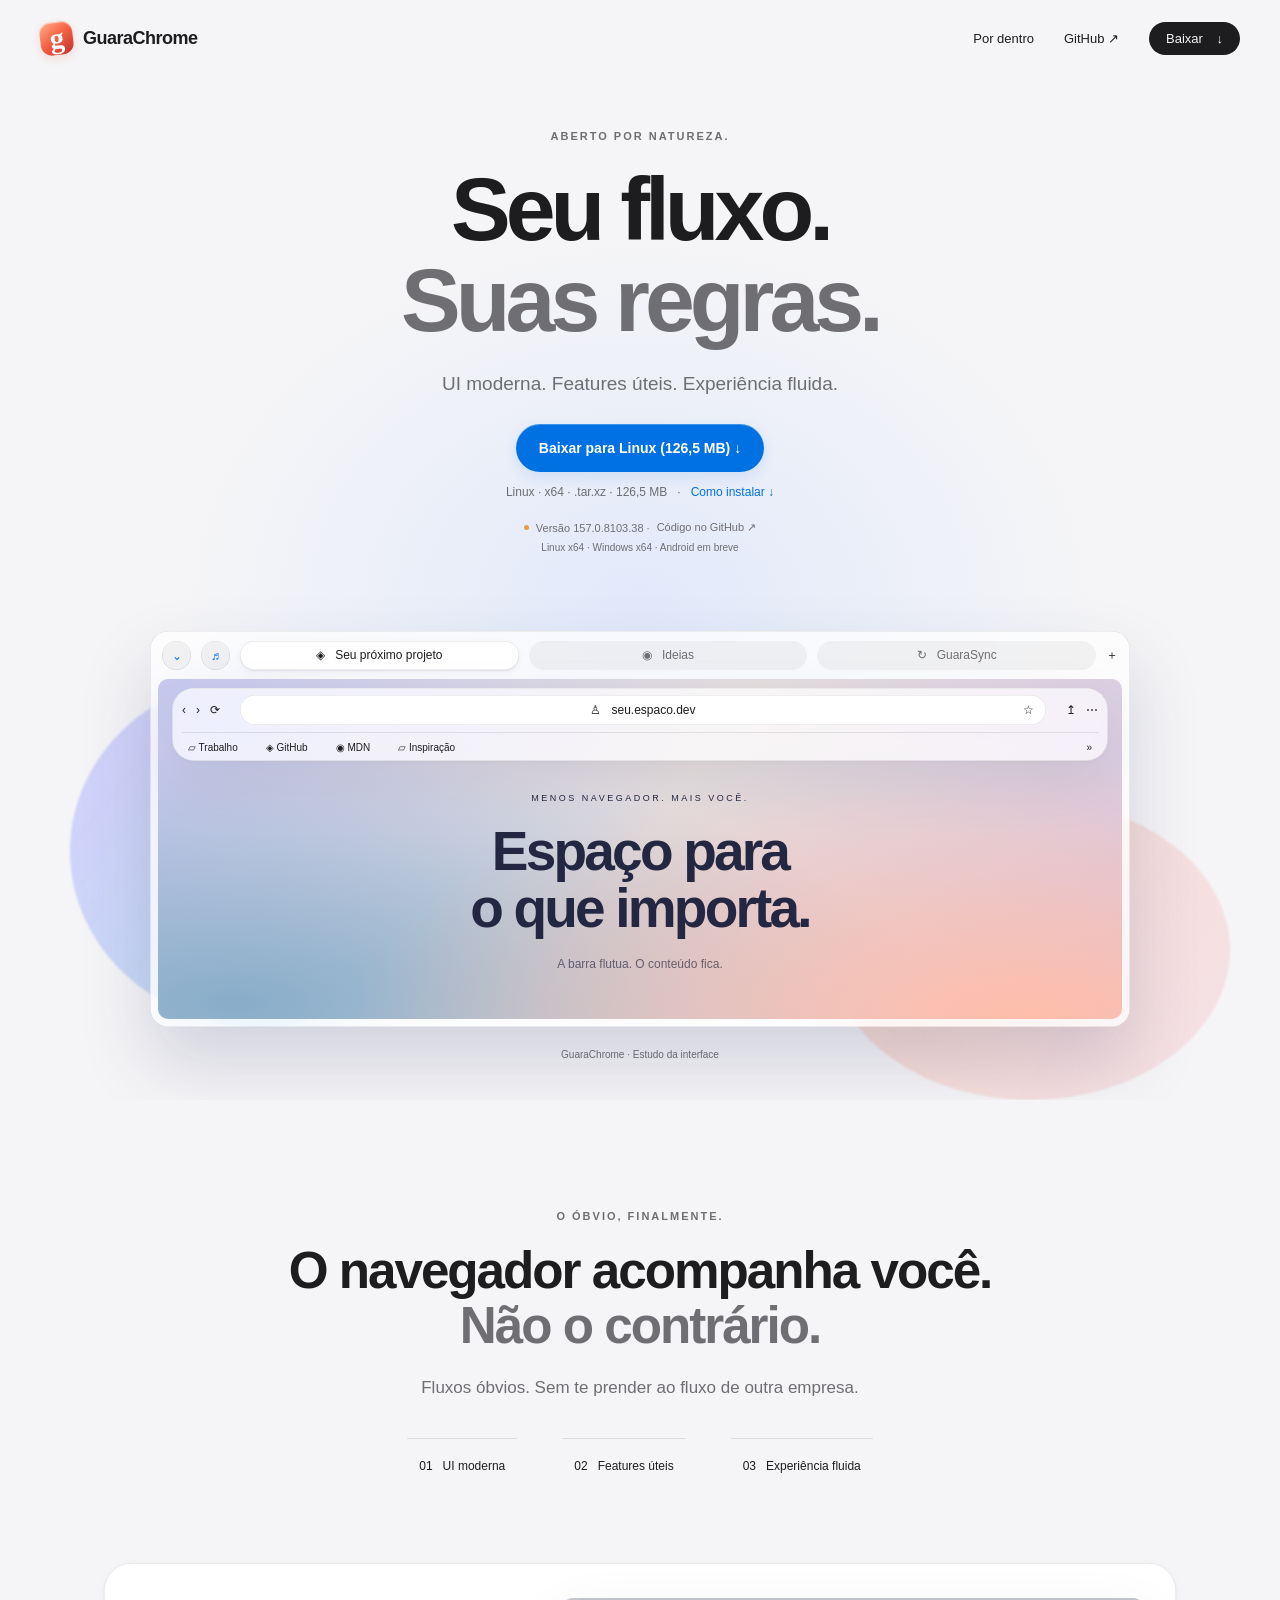
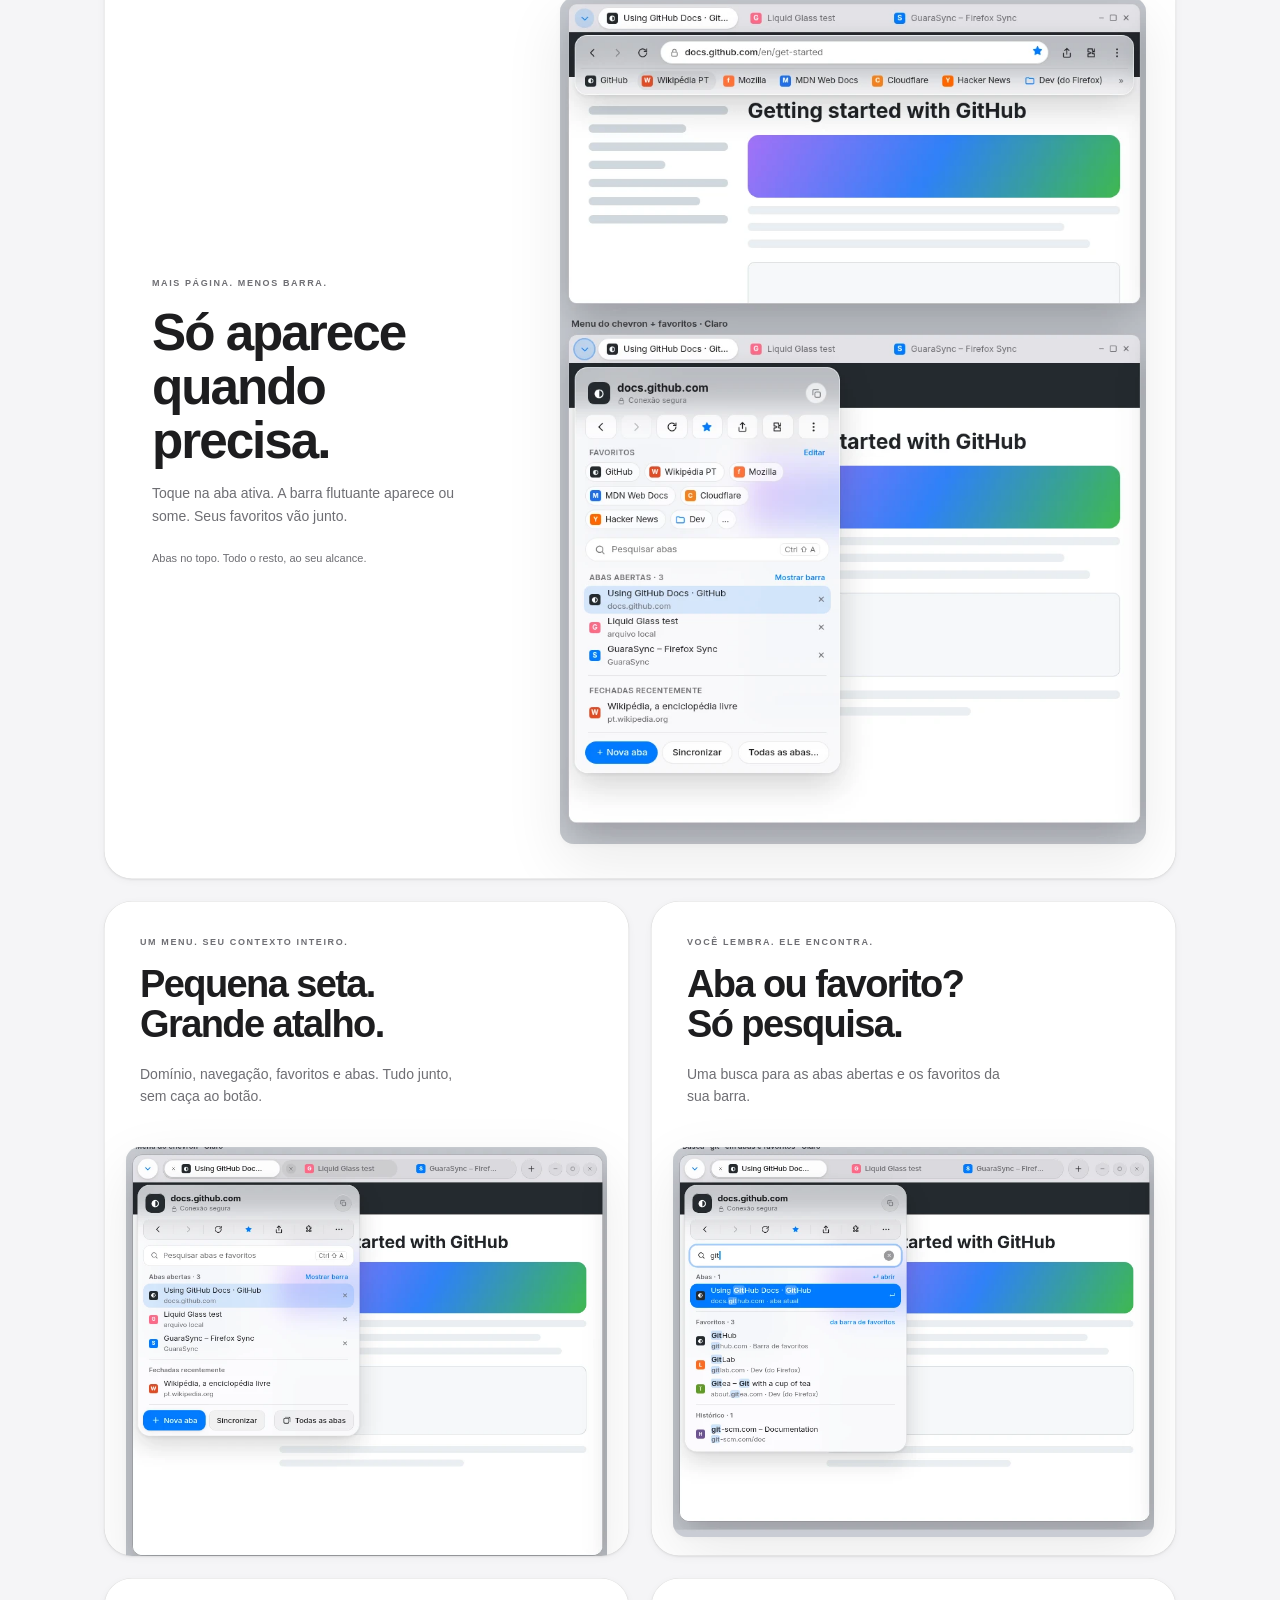
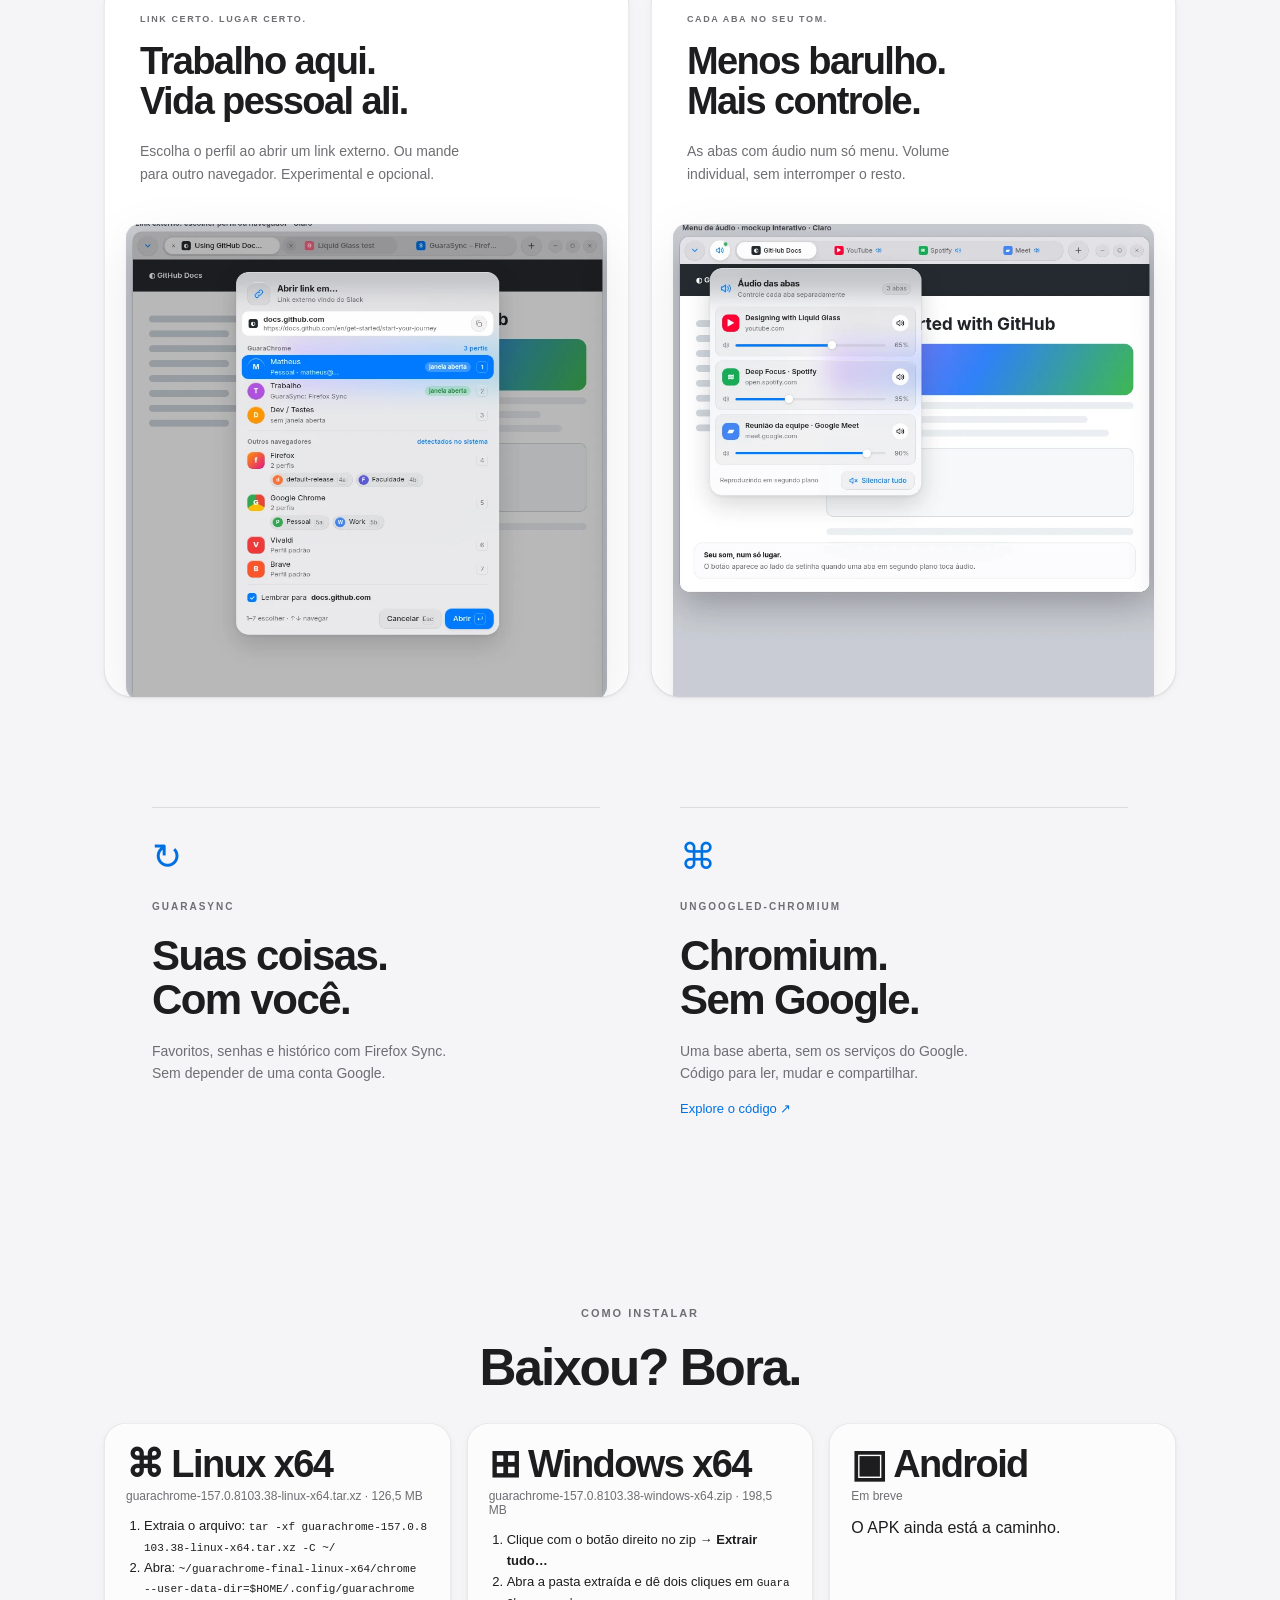
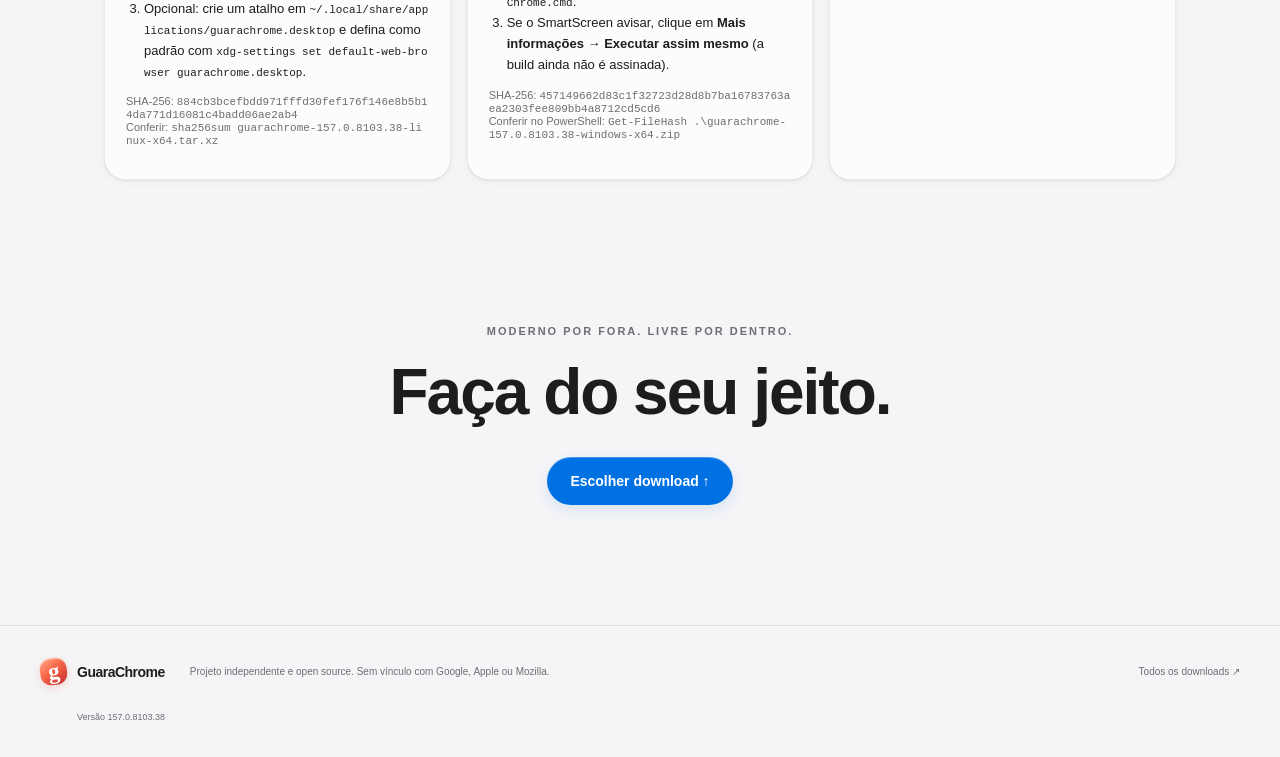
<file: index.html>
<!doctype html>
<html lang="pt-BR"><head><meta charset="utf-8"><meta name="viewport" content="width=device-width,initial-scale=1"><meta name="description" content="GuaraChrome. UI moderna, features úteis e uma experiência fluida. Um navegador aberto, baseado em ungoogled-chromium."><meta name="theme-color" content="#f5f5f7"><title>GuaraChrome — Seu fluxo. Suas regras.</title><link rel="stylesheet" href="style.css"><script defer src="app.js"></script></head>
<body><a class="skip" href="#main">Pular para o conteúdo</a><header class="nav"><a class="brand" href="index.html"><span class="logo" aria-hidden="true">g</span>GuaraChrome</a><nav aria-label="Principal"><a href="#features">Por dentro</a><a data-github href="https://github.com/mdf-leon/Tempbrowse">GitHub ↗</a><a class="nav-download" href="#download">Baixar <span>↓</span></a></nav></header>
<main id="main"><section class="hero" id="download"><div class="hero-glow" aria-hidden="true"></div><div class="hero-copy"><p class="eyebrow">ABERTO POR NATUREZA.</p><h1>Seu fluxo.<br><span>Suas regras.</span></h1><p class="intro">UI moderna. Features úteis. Experiência fluida.</p><div class="downloads" id="downloads" aria-live="polite"><a class="button primary" download href="https://github.com/mdf-leon/Tempbrowse/releases/latest/download/guarachrome-157.0.8103.38-linux-x64.tar.xz">Baixar para Linux (126,5 MB) ↓</a><a class="button" download href="https://github.com/mdf-leon/Tempbrowse/releases/latest/download/guarachrome-157.0.8103.38-windows-x64.zip">Baixar para Windows (198,5 MB) ↓</a></div><div class="download-meta"><span id="platform">Escolha seu sistema</span><span>·</span><a href="#instalar">Como instalar ↓</a></div><p class="release"><span class="status-dot"></span> Versão 157.0.8103.38 · <a data-github href="https://github.com/mdf-leon/Tempbrowse">Código no GitHub ↗</a></p><p class="preview-note">Linux x64 · Windows x64 · Android em breve</p></div>
<div class="browser-scene" aria-label="Ilustração da interface GuaraChrome"><div class="orb orb-one"></div><div class="orb orb-two"></div><div class="demo-browser"><div class="demo-tabs"><span class="demo-chevron">⌄</span><span class="demo-speaker">♬</span><span class="demo-tab active">◈ &nbsp; Seu próximo projeto</span><span class="demo-tab">◉ &nbsp; Ideias</span><span class="demo-tab">↻ &nbsp; GuaraSync</span><span>＋</span></div><div class="demo-toolbar"><div class="toolbar-row"><span>‹ &nbsp; › &nbsp; ⟳</span><span class="address">♙ &nbsp; seu.espaco.dev <span>☆</span></span><span>↥ &nbsp; ⋯</span></div><div class="demo-favorites"><span>▱ Trabalho</span><span>◈ GitHub</span><span>◉ MDN</span><span>▱ Inspiração</span><span>»</span></div></div><div class="demo-content"><span class="tiny-label">MENOS NAVEGADOR. MAIS VOCÊ.</span><strong>Espaço para<br>o que importa.</strong><div class="demo-caption">A barra flutua. O conteúdo fica.</div></div></div><span class="scene-caption">GuaraChrome · Estudo da interface</span></div></section>
<section class="manifesto section" id="features"><p class="eyebrow">O ÓBVIO, FINALMENTE.</p><h2>O navegador acompanha você.<br><span>Não o contrário.</span></h2><p>Fluxos óbvios. Sem te prender ao fluxo de outra empresa.</p><div class="pillars"><span>01 &nbsp; UI moderna</span><span>02 &nbsp; Features úteis</span><span>03 &nbsp; Experiência fluida</span></div></section>
<section class="feature-grid section"><article class="feature wide reveal"><div class="feature-text"><p class="eyebrow">MAIS PÁGINA. MENOS BARRA.</p><h2>Só aparece<br>quando precisa.</h2><p>Toque na aba ativa. A barra flutuante aparece ou some. Seus favoritos vão junto.</p><span class="micro">Abas no topo. Todo o resto, ao seu alcance.</span></div><picture><source media="(prefers-color-scheme: dark)" srcset="assets/bookmarks-dark.webp"><img src="assets/bookmarks-light.webp" alt="Barra flutuante com favoritos e menu de abas com a mesma lista de favoritos" loading="lazy"></picture></article>
<article class="feature reveal"><div class="feature-text"><p class="eyebrow">UM MENU. SEU CONTEXTO INTEIRO.</p><h3>Pequena seta.<br>Grande atalho.</h3><p>Domínio, navegação, favoritos e abas. Tudo junto, sem caça ao botão.</p></div><picture><source media="(prefers-color-scheme: dark)" srcset="assets/menu-dark.webp"><img src="assets/menu-light.webp" alt="Menu de abas com domínio, navegação e abas recentes" loading="lazy"></picture></article>
<article class="feature reveal"><div class="feature-text"><p class="eyebrow">VOCÊ LEMBRA. ELE ENCONTRA.</p><h3>Aba ou favorito?<br>Só pesquisa.</h3><p>Uma busca para as abas abertas e os favoritos da sua barra.</p></div><picture><source media="(prefers-color-scheme: dark)" srcset="assets/search-dark.webp"><img src="assets/search-light.webp" alt="Busca unificada com resultados de abas e favoritos" loading="lazy"></picture></article>
<article class="feature reveal"><div class="feature-text"><p class="eyebrow">LINK CERTO. LUGAR CERTO.</p><h3>Trabalho aqui.<br>Vida pessoal ali.</h3><p>Escolha o perfil ao abrir um link externo. Ou mande para outro navegador. Experimental e opcional.</p></div><picture><source media="(prefers-color-scheme: dark)" srcset="assets/profiles-dark.webp"><img src="assets/profiles-light.webp" alt="Seletor de perfis e outros navegadores para abrir um link externo" loading="lazy"></picture></article>
<article class="feature reveal"><div class="feature-text"><p class="eyebrow">CADA ABA NO SEU TOM.</p><h3>Menos barulho.<br>Mais controle.</h3><p>As abas com áudio num só menu. Volume individual, sem interromper o resto.</p></div><picture><source media="(prefers-color-scheme: dark)" srcset="assets/audio-dark.webp"><img src="assets/audio-light.webp" alt="Menu de abas com áudio e controles de volume individuais" loading="lazy"></picture></article></section>
<section class="freedom section reveal"><div><div class="symbol">↻</div><p class="eyebrow">GUARASYNC</p><h3>Suas coisas.<br>Com você.</h3><p>Favoritos, senhas e histórico com Firefox Sync.<br>Sem depender de uma conta Google.</p></div><div><div class="symbol">⌘</div><p class="eyebrow">UNGOOGLED-CHROMIUM</p><h3>Chromium.<br>Sem Google.</h3><p>Uma base aberta, sem os serviços do Google.<br>Código para ler, mudar e compartilhar.</p><a class="text-link" data-github href="https://github.com/mdf-leon/Tempbrowse">Explore o código ↗</a></div></section>
<section class="section tutorials reveal" id="instalar"><p class="eyebrow">COMO INSTALAR</p><h2>Baixou? Bora.</h2>
<div class="tut-grid">
<article class="tut"><h3>⌘ Linux x64</h3><p class="dim">guarachrome-157.0.8103.38-linux-x64.tar.xz · 126,5 MB</p><ol>
<li>Extraia o arquivo: <code>tar -xf guarachrome-157.0.8103.38-linux-x64.tar.xz -C ~/</code></li>
<li>Abra: <code>~/guarachrome-final-linux-x64/chrome --user-data-dir=$HOME/.config/guarachrome</code></li>
<li>Opcional: crie um atalho em <code>~/.local/share/applications/guarachrome.desktop</code> e defina como padrão com <code>xdg-settings set default-web-browser guarachrome.desktop</code>.</li></ol>
<p class="sha">SHA-256: <code>884cb3bcefbdd971fffd30fef176f146e8b5b14da771d16081c4badd06ae2ab4</code><br>Conferir: <code>sha256sum guarachrome-157.0.8103.38-linux-x64.tar.xz</code></p></article>
<article class="tut"><h3>⊞ Windows x64</h3><p class="dim">guarachrome-157.0.8103.38-windows-x64.zip · 198,5 MB</p><ol>
<li>Clique com o botão direito no zip → <b>Extrair tudo…</b></li>
<li>Abra a pasta extraída e dê dois cliques em <code>GuaraChrome.cmd</code>.</li>
<li>Se o SmartScreen avisar, clique em <b>Mais informações → Executar assim mesmo</b> (a build ainda não é assinada).</li></ol>
<p class="sha">SHA-256: <code>457149662d83c1f32723d28d8b7ba16783763aea2303fee809bb4a8712cd5cd6</code><br>Conferir no PowerShell: <code>Get-FileHash .\guarachrome-157.0.8103.38-windows-x64.zip</code></p></article>
<article class="tut"><h3>▣ Android</h3><p class="dim">Em breve</p><p>O APK ainda está a caminho.</p></article>
</div></section>
<section class="closing section"><p class="eyebrow">MODERNO POR FORA. LIVRE POR DENTRO.</p><h2>Faça do seu jeito.</h2><a class="button primary" href="#download">Escolher download ↑</a></section></main>
<footer><a class="brand" href="index.html"><span class="logo small" aria-hidden="true">g</span>GuaraChrome</a><p>Projeto independente e open source. Sem vínculo com Google, Apple ou Mozilla.</p><a href="other.html">Todos os downloads ↗</a><span>Versão 157.0.8103.38</span></footer></body></html>
</file>
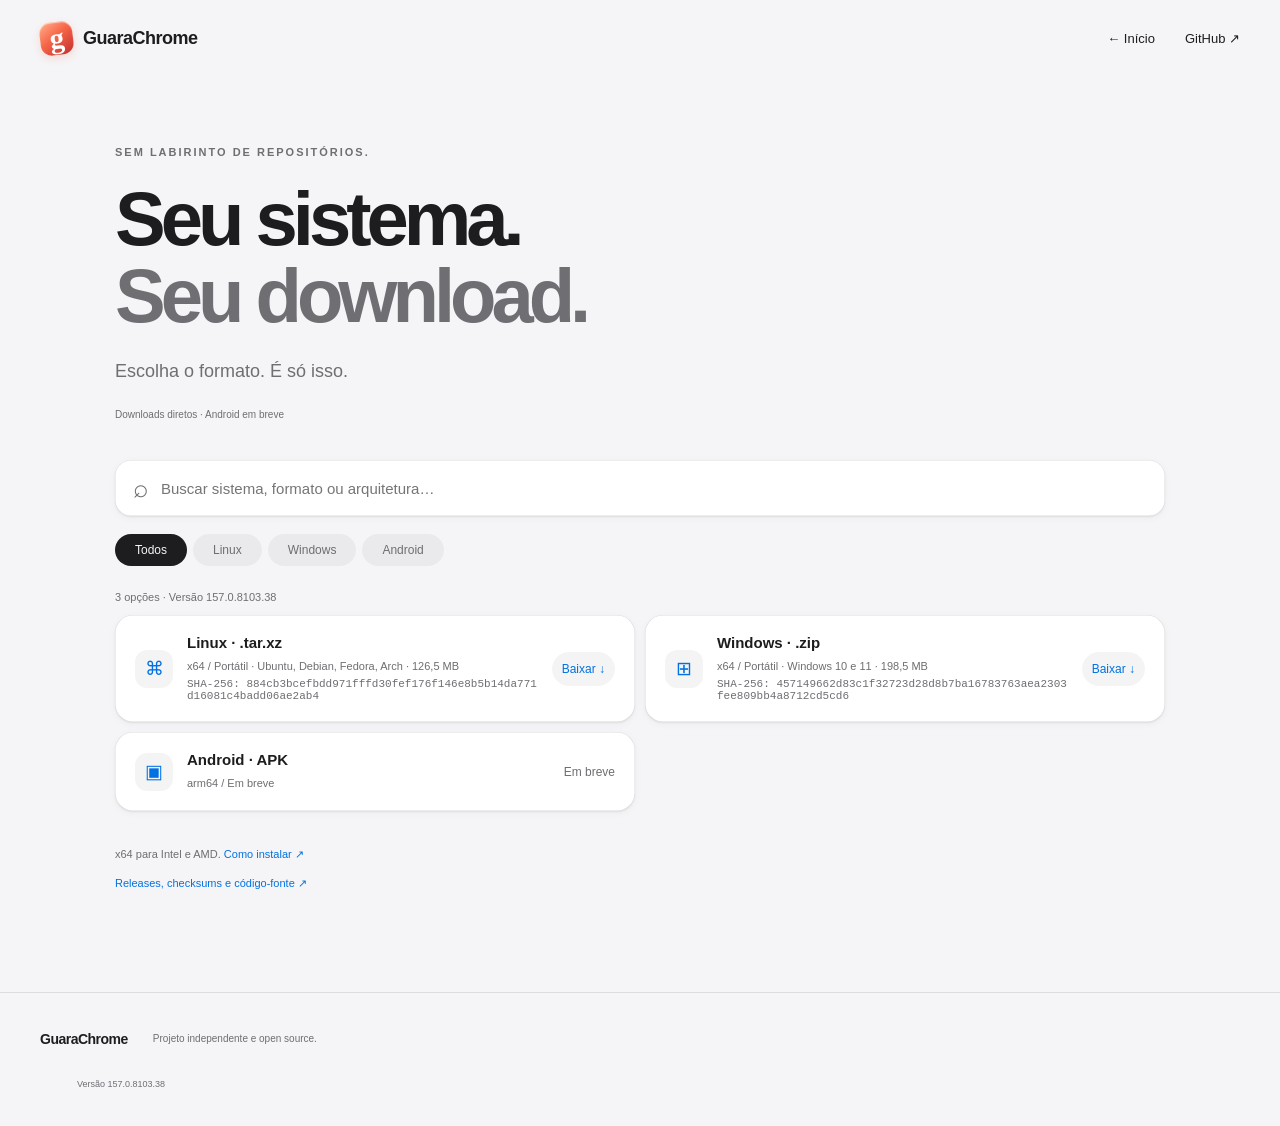
<file: other.html>
<!doctype html><html lang="pt-BR"><head><meta charset="utf-8"><meta name="viewport" content="width=device-width,initial-scale=1"><meta name="description" content="Downloads do GuaraChrome para Linux e Windows."><title>Downloads — GuaraChrome</title><link rel="stylesheet" href="style.css"><script defer src="app.js"></script></head><body><a class="skip" href="#main">Pular para o conteúdo</a><header class="nav"><a class="brand" href="index.html"><span class="logo" aria-hidden="true">g</span>GuaraChrome</a><nav><a href="index.html">← Início</a><a data-github href="https://github.com/mdf-leon/Tempbrowse">GitHub ↗</a></nav></header><main id="main" class="all-downloads section"><p class="eyebrow">SEM LABIRINTO DE REPOSITÓRIOS.</p><h1>Seu sistema.<br><span>Seu download.</span></h1><p class="intro">Escolha o formato. É só isso.</p><p class="preview-note">Downloads diretos · Android em breve</p><div class="filter-bar"><label class="search-label" for="build-search">⌕<input id="build-search" type="search" placeholder="Buscar sistema, formato ou arquitetura…" autocomplete="off"></label><div class="filters" aria-label="Filtrar por sistema"><button type="button" class="selected" data-filter="all" aria-pressed="true">Todos</button><button type="button" data-filter="linux" aria-pressed="false">Linux</button><button type="button" data-filter="windows" aria-pressed="false">Windows</button><button type="button" data-filter="android" aria-pressed="false">Android</button></div></div><p class="result-count" id="result-count" aria-live="polite"></p><div id="build-list" class="build-list"></div><p id="no-results" hidden>Nenhum resultado. Tente “Linux” ou “Windows”.</p><noscript>Ative o JavaScript para filtrar os downloads. <a href="https://github.com/mdf-leon/Tempbrowse/releases">Ver releases no GitHub</a>.</noscript><div class="download-footnote"><p>x64 para Intel e AMD. <a href="index.html#instalar">Como instalar ↗</a></p><a data-releases href="https://github.com/mdf-leon/Tempbrowse/releases">Releases, checksums e código-fonte ↗</a></div></main><footer><a class="brand" href="index.html">GuaraChrome</a><p>Projeto independente e open source.</p><span>Versão 157.0.8103.38</span></footer></body></html>
</file>
<file: style.css>
:root{color-scheme:light dark;--bg:#f5f5f7;--surface:rgba(255,255,255,.7);--solid:#fff;--text:#1d1d1f;--dim:#6e6e73;--accent:#0071e3;--line:rgba(0,0,0,.1);--fill:rgba(0,0,0,.045);--rim:inset 0 0 0 .5px rgba(0,0,0,.14),inset 0 1px 0 rgba(255,255,255,.75);--e1:0 1px 2px #00000012,0 2px 8px #0000000a;--e2:0 2px 6px #00000008,0 20px 60px #00000014}
*{box-sizing:border-box}html{scroll-behavior:smooth;scroll-padding-top:90px}body{margin:0;background:var(--bg);color:var(--text);font-family:-apple-system,BlinkMacSystemFont,"Segoe UI",Inter,Arial,sans-serif;-webkit-font-smoothing:antialiased}a{color:inherit;text-decoration:none}a:hover{text-decoration:underline;text-underline-offset:4px}button,input{font:inherit}a,button,input{-webkit-tap-highlight-color:transparent}a:focus-visible,button:focus-visible,input:focus-visible{outline:3px solid #1686ef;outline-offset:5px}button{cursor:pointer}.skip{position:fixed;top:-100px;left:20px;background:var(--solid);padding:15px;z-index:99}.skip:focus{top:15px}.nav{height:76px;display:flex;align-items:center;justify-content:space-between;max-width:1280px;margin:auto;padding:0 40px;position:relative;z-index:5}.brand{display:flex;align-items:center;gap:10px;font-size:18px;font-weight:650;letter-spacing:-.5px}.logo{display:grid;place-items:center;width:33px;height:33px;border-radius:11px;background:linear-gradient(145deg,#ffb08d,#f76548 45%,#c12e2e);color:white;font-size:29px;line-height:1;font-weight:750;font-family:Georgia,serif;box-shadow:inset 0 1px 1px #ffffff90,0 3px 10px #f7654830;transform:rotate(-7deg)}.small{width:27px;height:27px;font-size:23px}.nav nav{display:flex;align-items:center;gap:30px;font-size:13px}.nav-download{background:var(--text);color:var(--bg);padding:9px 17px;border-radius:20px}.nav-download span{margin-left:10px}.hero{position:relative;isolation:isolate;overflow:hidden;padding:54px 24px 0;text-align:center}.hero-glow{position:absolute;width:1000px;height:800px;top:130px;left:50%;transform:translateX(-50%);background:radial-gradient(ellipse,#c8d9ff70,transparent 65%);z-index:-1}.eyebrow{font-size:11px;letter-spacing:2px;font-weight:700;margin:0 0 22px;color:var(--dim)}h1{font-size:clamp(60px,7vw,96px);line-height:1.015;letter-spacing:-5px;margin:0;font-weight:650}h1 span{color:var(--dim)}.intro{font-size:19px;line-height:1.5;color:var(--dim);margin:24px 0}.downloads{display:flex;gap:10px;justify-content:center;flex-wrap:wrap;margin:26px 0 13px}.button{display:inline-flex;align-items:center;justify-content:center;gap:16px;min-height:48px;padding:12px 23px;border-radius:30px;font-size:14px;font-weight:550;transition:transform .2s,background .2s;box-shadow:var(--rim),var(--e1);background:var(--surface);backdrop-filter:blur(20px)}.button.primary{background:var(--accent);color:white;box-shadow:inset 0 1px 0 #ffffff40,0 5px 14px #0071e320}.button:hover{transform:translateY(-2px);text-decoration:none}.download-meta{display:flex;gap:10px;justify-content:center;align-items:center;font-size:12px;color:var(--dim)}.download-meta a{color:var(--accent)}.release{display:flex;gap:7px;justify-content:center;align-items:center;font-size:11px;color:var(--dim);margin:22px 0 7px}.status-dot{width:5px;height:5px;background:#ea9c44;border-radius:50%}.preview-note{font-size:10px;color:var(--dim);margin:8px 0}.browser-scene{position:relative;max-width:1040px;margin:48px auto 0;padding:30px 30px 40px}.orb{position:absolute;border-radius:50%;filter:blur(1px);z-index:-1}.orb-one{width:380px;height:350px;left:-50px;top:75px;background:linear-gradient(130deg,#b3a9ff80,#73c9ef70)}.orb-two{width:400px;height:300px;right:-70px;bottom:0;background:linear-gradient(120deg,#fbc5ae90,#f2a6b940)}.demo-browser{border-radius:18px;background:var(--surface);backdrop-filter:blur(30px);padding:8px;box-shadow:var(--rim),0 35px 70px #33386530;position:relative;overflow:hidden}.demo-tabs{display:flex;gap:10px;align-items:center;height:40px;padding:0 4px 7px;font-size:12px}.demo-chevron,.demo-speaker{background:var(--fill);border-radius:30px;width:29px;height:29px;display:grid;place-items:center;color:var(--accent);box-shadow:var(--rim)}.demo-tab{flex:1;line-height:29px;border-radius:20px;color:var(--dim);background:var(--fill);white-space:nowrap;overflow:hidden;text-overflow:ellipsis}.demo-tab.active{background:var(--solid);color:var(--text);box-shadow:var(--rim),var(--e1)}.demo-content{height:340px;border-radius:10px;background:radial-gradient(ellipse at 90% 100%,#ffbda9 0,transparent 55%),radial-gradient(ellipse at 8% 95%,#88adc9,transparent 55%),linear-gradient(125deg,#c6c8ef,#e4dedf 50%,#d5c6e5);display:flex;align-items:center;justify-content:center;flex-direction:column;padding-top:65px;color:#242741}.tiny-label{font-size:9px;letter-spacing:2.5px}.demo-content strong{font-size:55px;letter-spacing:-2.8px;line-height:1.04;margin:20px 0;font-weight:550}.demo-caption{font-size:12px;opacity:.65}.demo-toolbar{position:absolute;top:57px;left:22px;right:22px;padding:5px 10px;background:var(--surface);backdrop-filter:blur(24px) saturate(160%);box-shadow:var(--rim),var(--e2);border-radius:22px;font-size:12px}.toolbar-row{display:flex;gap:20px;align-items:center;height:34px}.address{background:var(--solid);box-shadow:var(--rim);border-radius:18px;flex:1;height:30px;display:flex;align-items:center;justify-content:center;position:relative}.address span{position:absolute;right:12px}.demo-favorites{border-top:1px solid var(--line);margin-top:5px;padding:9px 6px 3px;display:flex;gap:28px;font-size:10px}.demo-favorites span:last-child{margin-left:auto}.scene-caption{display:block;margin-top:22px;color:var(--dim);font-size:10px}.section{max-width:1120px;margin:auto}.manifesto{text-align:center;padding:110px 25px 90px}h2{font-size:clamp(36px,4vw,56px);font-weight:600;letter-spacing:-2px;line-height:1.06;margin:0}h2 span{color:var(--dim)}.manifesto>p:not(.eyebrow){font-size:17px;color:var(--dim);margin:25px 0 40px}.pillars{display:flex;justify-content:center;gap:45px;font-size:12px}.pillars span{border-top:1px solid var(--line);padding:20px 12px 0}.feature-grid{display:grid;grid-template-columns:1fr 1fr;gap:22px;padding:0 24px}.feature{border-radius:28px;background:var(--solid);box-shadow:var(--rim),var(--e1);overflow:hidden;display:flex;flex-direction:column;min-width:0}.feature-text{padding:36px 36px 25px}.feature .eyebrow{font-size:9px;letter-spacing:1.6px;margin-bottom:18px}h3{font-size:38px;line-height:1.05;font-weight:600;letter-spacing:-1.6px;margin:0 0 18px}.feature p:not(.eyebrow),.freedom p:not(.eyebrow){font-size:14px;line-height:1.6;color:var(--dim);max-width:320px}.feature picture{display:block;margin:0 22px -15px;overflow:hidden;border-radius:14px;box-shadow:var(--rim),var(--e2)}.feature img{display:block;width:100%;height:auto}.feature.wide{grid-column:1/-1;display:grid;grid-template-columns:.85fr 1.15fr;align-items:center;min-height:440px}.wide .feature-text{padding:48px}.wide picture{margin:35px 30px 35px 0}.micro{display:block;font-size:11px;color:var(--dim);margin-top:25px}.freedom{display:grid;grid-template-columns:1fr 1fr;gap:80px;padding:110px 72px}.freedom>div{border-top:1px solid var(--line);padding-top:28px}.freedom h3{font-size:42px}.symbol{font-size:36px;color:var(--accent);margin-bottom:23px}.freedom .eyebrow{font-size:10px}.text-link{font-size:13px;color:var(--accent)}.closing{text-align:center;padding:65px 20px 120px}.closing h2{font-size:64px;margin-bottom:30px}footer{max-width:1280px;margin:auto;border-top:1px solid var(--line);padding:30px 40px 35px;display:flex;align-items:center;gap:25px;flex-wrap:wrap;color:var(--dim);font-size:10px}footer .brand{color:var(--text);font-size:14px}footer p{flex:1;min-width:200px}footer>span{width:100%;padding-left:37px;font-size:9px}.all-downloads{padding:70px 35px 100px;min-height:80vh}.all-downloads h1{font-size:76px}.all-downloads .intro{font-size:18px}.filter-bar{margin-top:40px}.search-label{display:flex;align-items:center;gap:10px;background:var(--solid);border-radius:16px;box-shadow:var(--rim),var(--e1);padding:0 18px;font-size:26px;color:var(--dim)}input{background:none;border:0;width:100%;color:var(--text);font-size:15px;height:56px;outline-offset:2px!important}.filters{display:flex;gap:6px;margin-top:18px}.filters button{border:0;padding:9px 20px;border-radius:25px;background:var(--fill);color:var(--dim);font-size:12px}.filters button.selected{background:var(--text);color:var(--bg)}.result-count{font-size:11px;color:var(--dim);margin:25px 0 12px}.build-list{display:grid;grid-template-columns:1fr 1fr;gap:10px}.build{display:flex;align-items:center;gap:14px;background:var(--solid);padding:20px;border-radius:18px;box-shadow:var(--rim),var(--e1)}.os-icon{width:38px;height:38px;border-radius:12px;display:grid;place-items:center;color:var(--accent);background:var(--fill);font-size:19px}.build-info{flex:1}.build h2{font-size:15px;letter-spacing:0;margin-bottom:5px}.build small{font-size:11px;color:var(--dim)}.build>a{font-size:12px;color:var(--accent);padding:10px;border-radius:20px;background:var(--fill)}.download-footnote{font-size:11px;color:var(--dim);line-height:1.6;margin-top:35px}.download-footnote a{color:var(--accent)}.reveal{transition:opacity .7s,transform .7s}.reveal.waiting{opacity:0;transform:translateY(25px)}
@media(prefers-color-scheme:dark){:root{--bg:#101012;--surface:rgba(44,44,47,.72);--solid:#1c1c1f;--text:#f5f5f7;--dim:#a1a1a6;--accent:#2997ff;--line:rgba(255,255,255,.12);--fill:rgba(255,255,255,.06);--rim:inset 0 0 0 .5px rgba(255,255,255,.16),inset 0 1px 0 rgba(255,255,255,.08);--e1:0 1px 2px #0005,0 2px 8px #0003;--e2:0 2px 6px #0005,0 20px 60px #0006}.hero-glow{opacity:.3}.orb{opacity:.45}.demo-content{background:radial-gradient(ellipse at 90% 100%,#835a66 0,transparent 60%),radial-gradient(ellipse at 8% 95%,#305a71,transparent 60%),linear-gradient(120deg,#3b3e65,#38313e);color:#eeebff}.button.primary{background:#0071e3}}
@media(max-width:700px){.nav{height:68px;padding:0 22px}.brand{font-size:16px}.nav nav{gap:19px;font-size:11px}.nav nav>a:first-child{display:none}.nav-download{padding:8px 12px}.hero{padding:45px 16px 0}h1{font-size:64px;letter-spacing:-3px}.intro{font-size:16px;margin:22px 0}.downloads{gap:8px;margin-top:24px}.button{font-size:12px;padding:12px 19px;min-height:44px}.download-meta{font-size:11px}.release{font-size:10px}.browser-scene{margin:35px -34px 0;padding:20px 10px 30px}.demo-browser{border-radius:15px}.demo-tabs{gap:5px;font-size:9px}.demo-tab:last-of-type{display:none}.demo-chevron,.demo-speaker{width:25px;height:25px}.demo-content{height:290px}.demo-content strong{font-size:42px}.demo-toolbar{left:14px;right:14px;top:54px;font-size:9px;padding:4px 8px}.toolbar-row{gap:10px}.demo-favorites{font-size:8px;gap:13px}.tiny-label{font-size:8px}.scene-caption{font-size:9px}.manifesto{padding:65px 24px 48px}h2{font-size:33px;letter-spacing:-1.4px}.eyebrow{font-size:9px;letter-spacing:1.7px}.manifesto>p:not(.eyebrow){font-size:14px;line-height:1.6;margin:20px 0 28px}.pillars{gap:12px;font-size:9px}.pillars span{padding:15px 0 0}.feature-grid{grid-template-columns:1fr;padding:0 17px;gap:17px}.feature{border-radius:24px}.feature.wide{display:flex;min-height:0}.feature-text,.wide .feature-text{padding:29px 27px 20px}h3{font-size:34px}.wide h2{font-size:38px}.feature p:not(.eyebrow){font-size:13px}.feature picture,.wide picture{margin:0 18px -12px}.micro{margin-top:16px;font-size:10px}.freedom{grid-template-columns:1fr;padding:65px 28px;gap:42px}.freedom h3{font-size:37px}.closing{padding:25px 20px 70px}.closing h2{font-size:42px}footer{padding:25px;gap:15px}footer p{width:100%;flex:auto;line-height:1.5}footer>span{padding-left:0}.all-downloads{padding:45px 22px 65px}.all-downloads h1{font-size:53px;letter-spacing:-2.7px}.build-list{grid-template-columns:1fr}.filters button{padding:9px 16px}input{font-size:12px}.build{padding:16px}.build h2{font-size:13px}.build small{font-size:10px}}
@media(prefers-reduced-motion:reduce){html{scroll-behavior:auto}.reveal,.button{transition:none}.reveal.waiting{opacity:1;transform:none}}

.tutorials{padding:80px 24px;text-align:center}.tut-grid{display:grid;grid-template-columns:repeat(auto-fit,minmax(280px,1fr));gap:16px;margin-top:28px;text-align:left}.tut{background:var(--surface);box-shadow:var(--rim),var(--e1);border-radius:22px;padding:22px}.tut h3{margin:0 0 4px}.tut .dim{color:var(--dim);font-size:12px;margin:0 0 10px}.tut ol{padding-left:18px;font-size:13px;line-height:1.6}.tut code,.sha code,code.sha{font-size:11px;word-break:break-all}.sha{font-size:11px;color:var(--dim)}code.sha{display:block;color:var(--dim);margin-top:4px}.soon{font-size:12px;color:var(--dim)}
</file>
